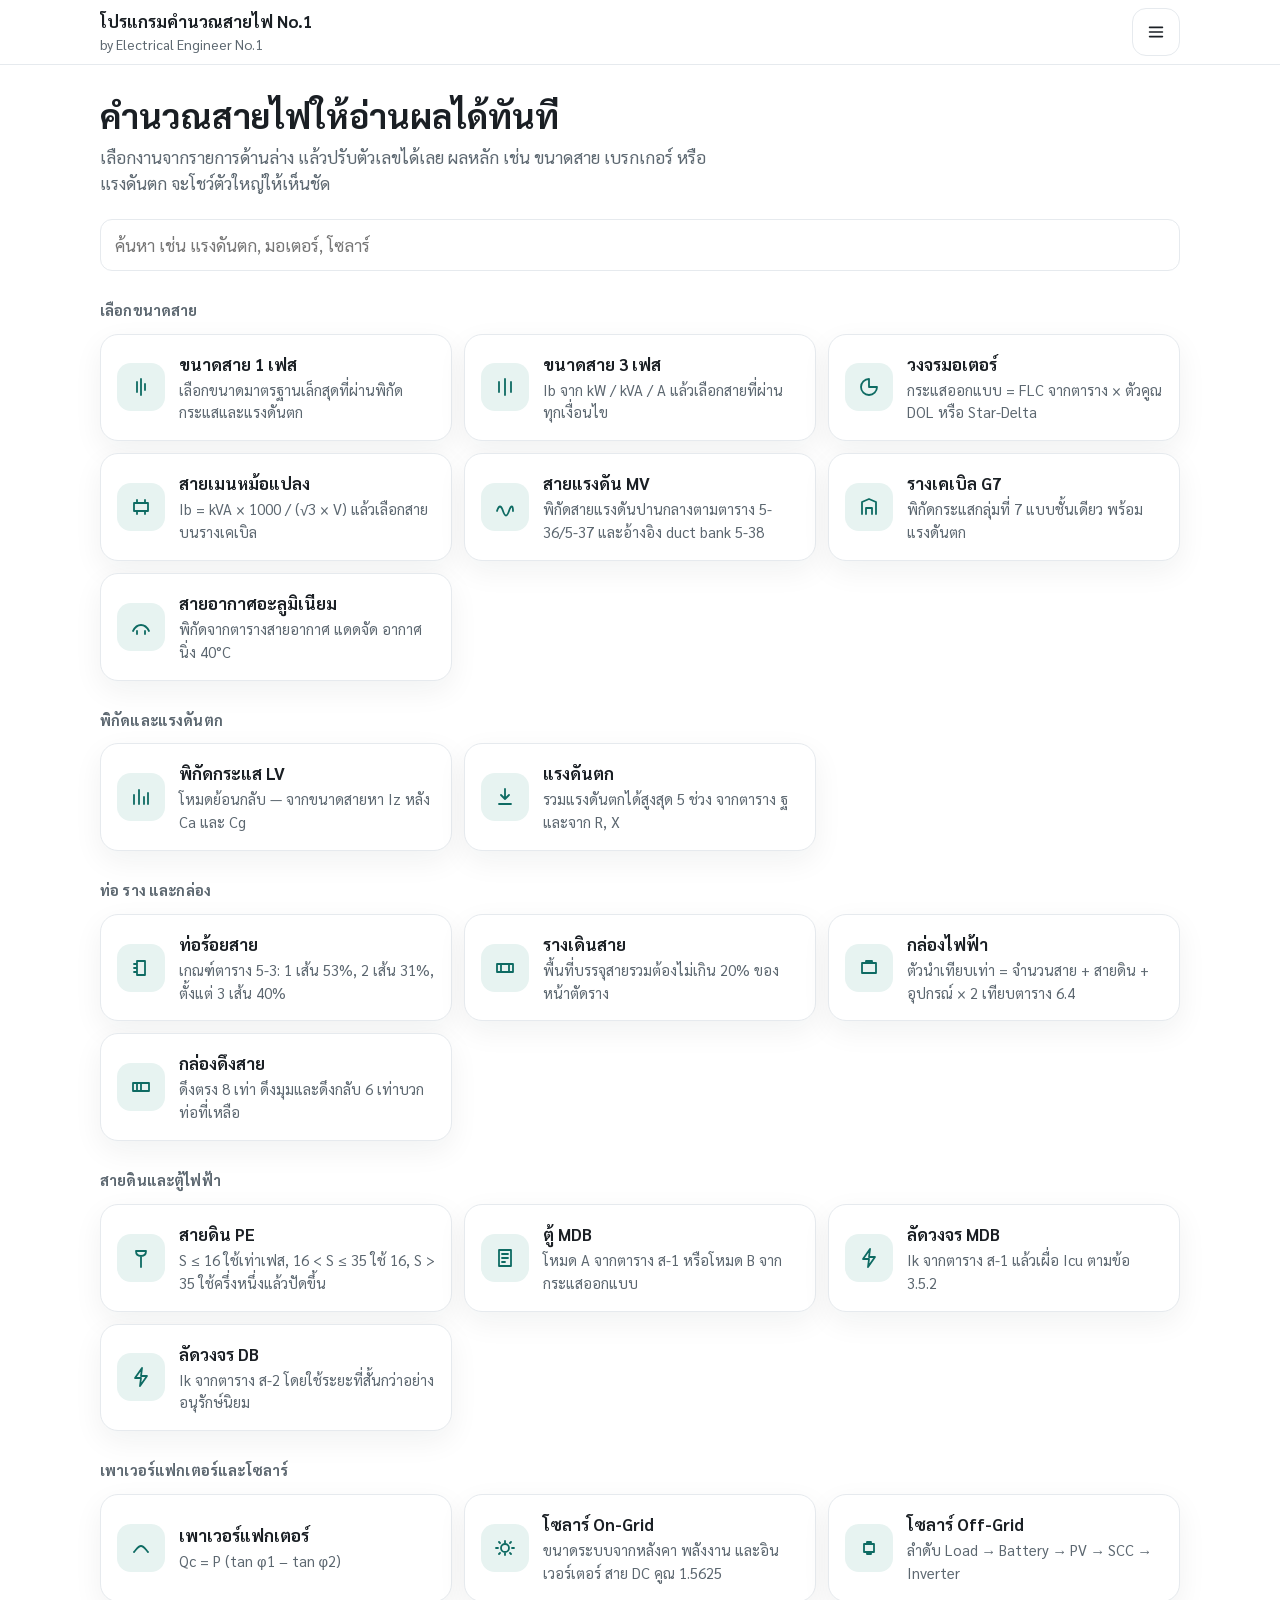
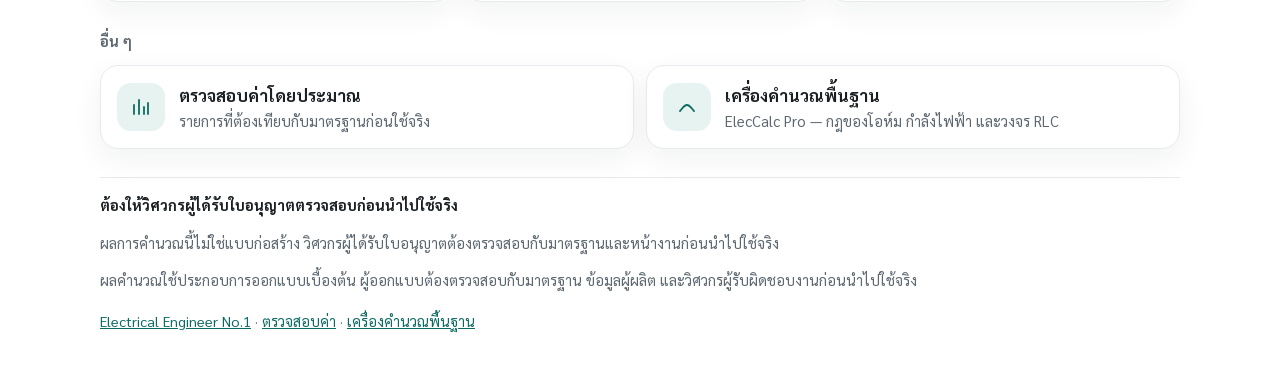
<file: index.html>
<!DOCTYPE html>
<html lang="th" style="color-scheme: light; background: #fff">
<head>
<meta charset="UTF-8">
<meta name="viewport" content="width=device-width, initial-scale=1">
<meta name="color-scheme" content="light">
<meta name="theme-color" content="#ffffff">
<meta name="description" content="โปรแกรมคำนวณสายไฟ No.1 โดย Electrical Engineer No.1 — เครื่องคำนวณขนาดสาย แรงดันตก ท่อร้อยสาย และโซลาร์ ตาม วสท. 022001-22">
<title>โปรแกรมคำนวณสายไฟ No.1</title>
<link rel="preconnect" href="https://fonts.googleapis.com">
<link rel="preconnect" href="https://fonts.gstatic.com" crossorigin>
<link href="https://fonts.googleapis.com/css2?family=Sarabun:wght@400;600;700&display=swap" rel="stylesheet">
<link rel="stylesheet" href="css/app.css?v=3">
<link rel="manifest" href="manifest.webmanifest">
<link rel="icon" href="data:image/svg+xml,%3Csvg xmlns='http://www.w3.org/2000/svg' viewBox='0 0 64 64'%3E%3Crect rx='14' width='64' height='64' fill='%230e6b63'/%3E%3Cpath d='M18 38h10l4-14 6 22 4-12h8' fill='none' stroke='%23ffffff' stroke-width='4' stroke-linecap='round' stroke-linejoin='round'/%3E%3C/svg%3E">
</head>
<body>
<a class="skip" href="#app">ข้ามไปเนื้อหา</a>
<div id="app">
  <p class="loading wrap">กำลังโหลดตารางมาตรฐาน…</p>
</div>
<noscript>
  <p class="wrap">โปรแกรมนี้ต้องใช้จาวาสคริปต์ในเบราว์เซอร์ จึงจะคำนวณได้</p>
</noscript>
<script type="module" src="js/app.js?v=3"></script>
</body>
</html>
</file>
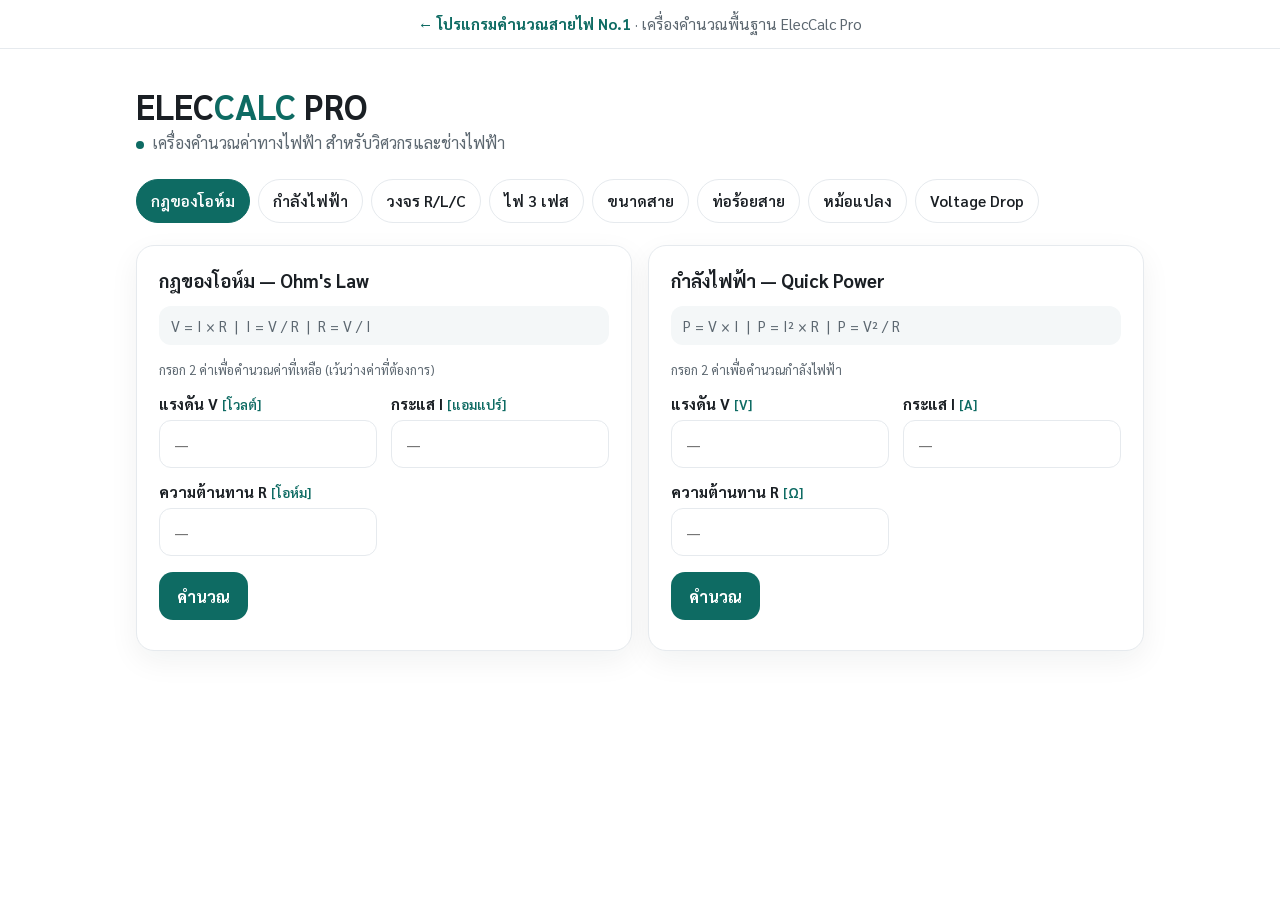
<file: eleccalc/index.html>
<!DOCTYPE html>
<html lang="th" style="color-scheme: light; background: #fff">
<head>
<meta charset="UTF-8">
<meta name="color-scheme" content="light">
<meta name="theme-color" content="#ffffff">
<meta name="viewport" content="width=device-width, initial-scale=1.0">
<title>ElecCalc Pro — เครื่องคำนวณค่าทางไฟฟ้า</title>
<link href="https://fonts.googleapis.com/css2?family=Sarabun:wght@300;400;600;700&display=swap" rel="stylesheet">
<style>
  :root {
    color-scheme: light;
    --bg: #ffffff;
    --panel: #ffffff;
    --border: #e6eaee;
    --accent: #0e6b63;
    --accent2: #0e6b63;
    --accent3: #0e6b63;
    --text: #1a1f24;
    --text-dim: #5c6770;
    --input-bg: #ffffff;
    --well: #f4f7f8;
    --shadow: 0 10px 30px rgba(20, 32, 40, 0.06);
  }
  * { margin: 0; padding: 0; box-sizing: border-box; }
  html, body {
    background: #ffffff;
    color: var(--text);
    font-family: "Sarabun", "Noto Sans Thai", sans-serif;
    min-height: 100vh;
    color-scheme: light;
  }
  body::before { display: none; }
  .crumb {
    background: #ffffff;
    color: var(--text-dim);
    padding: 14px 16px;
    text-align: center;
    font-size: 0.95rem;
    border-bottom: 1px solid var(--border);
  }
  .crumb a { color: var(--accent); text-decoration: none; font-weight: 700; }
  .container { max-width: 1040px; margin: 0 auto; padding: 28px 16px 56px; }
  header { text-align: left; padding: 8px 0 8px; border: 0; margin-bottom: 18px; }
  header::after { display: none; }
  .logo {
    font-family: "Sarabun", sans-serif;
    font-size: 1.9rem;
    font-weight: 700;
    color: var(--text);
    letter-spacing: 0;
    text-shadow: none;
    line-height: 1.2;
  }
  .logo span { color: var(--accent); }
  .tagline { font-size: 1rem; color: var(--text-dim); margin-top: 6px; letter-spacing: 0; text-transform: none; }
  .status-dot { width: 8px; height: 8px; border-radius: 50%; background: var(--accent); display: inline-block; margin-right: 8px; }
  .tabs { display: flex; flex-wrap: wrap; gap: 8px; margin: 8px 0 22px; }
  .tab-btn {
    min-height: 44px;
    padding: 10px 14px;
    background: #fff;
    border: 1px solid var(--border);
    border-radius: 999px;
    color: var(--text);
    font-family: "Sarabun", sans-serif;
    font-size: 0.95rem;
    font-weight: 600;
    cursor: pointer;
    clip-path: none;
    letter-spacing: 0;
  }
  .tab-btn:hover { border-color: var(--accent); color: var(--accent); }
  .tab-btn.active { background: var(--accent); border-color: var(--accent); color: #fff; box-shadow: none; }
  .calc-panel { display: none; }
  .calc-panel.active { display: grid; gap: 16px; }
  .panel-2col { grid-template-columns: 1fr; }
  @media (min-width: 800px) { .panel-2col { grid-template-columns: 1fr 1fr; } .logo { font-size: 2.15rem; } }
  .card {
    background: #fff;
    border: 1px solid var(--border);
    border-radius: 18px;
    padding: 22px;
    box-shadow: var(--shadow);
    position: relative;
  }
  .card::before { display: none; }
  .card-title {
    font-family: "Sarabun", sans-serif;
    font-size: 1.15rem;
    font-weight: 700;
    color: var(--text);
    letter-spacing: 0;
    text-transform: none;
    margin-bottom: 14px;
    display: block;
  }
  .card-title::after { display: none; }
  .card.orange .card-title, .card.green .card-title { color: var(--text); }
  .formula-bar {
    background: var(--well);
    border: 0;
    border-radius: 12px;
    padding: 10px 12px;
    margin-bottom: 16px;
    font-family: "Sarabun", sans-serif;
    font-size: 0.92rem;
    color: var(--text-dim);
  }
  .form-grid { display: grid; grid-template-columns: 1fr; gap: 14px; margin-bottom: 16px; }
  @media (min-width: 640px) { .form-grid { grid-template-columns: 1fr 1fr; } }
  .form-group label {
    display: block;
    font-size: 0.95rem;
    font-weight: 700;
    color: var(--text);
    margin-bottom: 6px;
    font-family: "Sarabun", sans-serif;
    letter-spacing: 0;
  }
  .form-group .unit { color: var(--accent); font-size: 0.85rem; font-weight: 600; }
  .form-group input, .form-group select {
    width: 100%;
    background: #fff;
    border: 1px solid var(--border);
    border-radius: 12px;
    color: var(--text);
    font-family: "Sarabun", sans-serif;
    font-size: 1.05rem;
    padding: 12px 14px;
    min-height: 48px;
    outline: none;
  }
  .form-group input:focus, .form-group select:focus {
    border-color: var(--accent);
    box-shadow: 0 0 0 3px rgba(14, 107, 99, 0.18);
  }
  .form-group select option { background: #fff; color: var(--text); }
  .btn-calc, .btn-calc.orange, .btn-calc.green {
    background: var(--accent);
    border: 0;
    color: #fff;
    font-family: "Sarabun", sans-serif;
    font-size: 1rem;
    font-weight: 700;
    padding: 12px 18px;
    min-height: 48px;
    border-radius: 14px;
    cursor: pointer;
    letter-spacing: 0;
    text-transform: none;
    clip-path: none;
  }
  .btn-calc:hover, .btn-calc.orange:hover, .btn-calc.green:hover { background: #0b5a53; box-shadow: none; }
  .results { margin-top: 16px; display: none; grid-template-columns: 1fr 1fr; gap: 10px; }
  .results.show { display: grid; }
  .result-item, .result-item.orange, .result-item.green {
    background: var(--well);
    border: 0;
    border-radius: 14px;
    padding: 12px 14px;
  }
  .result-label { font-size: 0.82rem; color: var(--text-dim); font-family: "Sarabun", sans-serif; letter-spacing: 0; text-transform: none; margin-bottom: 4px; }
  .result-value, .result-item.orange .result-value, .result-item.green .result-value {
    font-family: "Sarabun", sans-serif;
    font-size: 1.55rem;
    font-weight: 700;
    color: var(--accent);
    line-height: 1.15;
  }
  .result-unit { font-size: 0.8rem; color: var(--text-dim); margin-top: 2px; font-family: "Sarabun", sans-serif; }
  .wire-table { width: 100%; border-collapse: collapse; font-size: 0.9rem; font-family: "Sarabun", sans-serif; margin-top: 10px; }
  .wire-table th { background: var(--well); color: var(--text); padding: 8px 10px; text-align: left; border: 1px solid var(--border); font-size: 0.82rem; letter-spacing: 0; }
  .wire-table td { padding: 8px 10px; border: 1px solid var(--border); color: var(--text); }
  .wire-table tr:nth-child(even) td { background: #fafbfb; }
  .wire-table tr.highlight td { background: var(--well); color: var(--accent); font-weight: 700; }
  .error-msg { color: #b42318; font-size: 0.9rem; font-family: "Sarabun", sans-serif; margin-top: 8px; }
</style>
</head>
<body>
<div class="crumb">
  <a href="../">← โปรแกรมคำนวณสายไฟ No.1</a>
  <span> · เครื่องคำนวณพื้นฐาน ElecCalc Pro</span>
</div>
<div class="container">

  <header>
    <div class="logo">ELEC<span>CALC</span> PRO</div>
    <div class="tagline"><span class="status-dot"></span>เครื่องคำนวณค่าทางไฟฟ้า สำหรับวิศวกรและช่างไฟฟ้า</div>
  </header>

  <div class="tabs">
    <button class="tab-btn active" onclick="showTab('ohm')">กฎของโอห์ม</button>
    <button class="tab-btn" onclick="showTab('power')">กำลังไฟฟ้า</button>
    <button class="tab-btn" onclick="showTab('circuit')">วงจร R/L/C</button>
    <button class="tab-btn" onclick="showTab('3phase')">ไฟ 3 เฟส</button>
    <button class="tab-btn" onclick="showTab('wire')">ขนาดสาย</button>
    <button class="tab-btn" onclick="showTab('conduit')">ท่อร้อยสาย</button>
    <button class="tab-btn" onclick="showTab('xfmr')">หม้อแปลง</button>
    <button class="tab-btn" onclick="showTab('vdrop')">Voltage Drop</button>
  </div>

  <!-- OHM'S LAW -->
  <div id="tab-ohm" class="calc-panel active panel-2col">
    <div class="card">
      <div class="card-title">กฎของโอห์ม — Ohm's Law</div>
      <div class="formula-bar">V = I × R &nbsp;|&nbsp; I = V / R &nbsp;|&nbsp; R = V / I</div>
      <p style="font-size:0.8rem;color:var(--text-dim);margin-bottom:16px;">กรอก 2 ค่าเพื่อคำนวณค่าที่เหลือ (เว้นว่างค่าที่ต้องการ)</p>
      <div class="form-grid">
        <div class="form-group">
          <label>แรงดัน V <span class="unit">[โวลต์]</span></label>
          <input type="number" id="ohm-v" placeholder="—">
        </div>
        <div class="form-group">
          <label>กระแส I <span class="unit">[แอมแปร์]</span></label>
          <input type="number" id="ohm-i" placeholder="—">
        </div>
        <div class="form-group">
          <label>ความต้านทาน R <span class="unit">[โอห์ม]</span></label>
          <input type="number" id="ohm-r" placeholder="—">
        </div>
      </div>
      <button class="btn-calc" onclick="calcOhm()">คำนวณ</button>
      <div id="ohm-result" class="results"></div>
      <div id="ohm-err" class="error-msg"></div>
    </div>

    <div class="card orange">
      <div class="card-title">กำลังไฟฟ้า — Quick Power</div>
      <div class="formula-bar">P = V × I &nbsp;|&nbsp; P = I² × R &nbsp;|&nbsp; P = V² / R</div>
      <p style="font-size:0.8rem;color:var(--text-dim);margin-bottom:16px;">กรอก 2 ค่าเพื่อคำนวณกำลังไฟฟ้า</p>
      <div class="form-grid">
        <div class="form-group">
          <label>แรงดัน V <span class="unit">[V]</span></label>
          <input type="number" id="qp-v" placeholder="—">
        </div>
        <div class="form-group">
          <label>กระแส I <span class="unit">[A]</span></label>
          <input type="number" id="qp-i" placeholder="—">
        </div>
        <div class="form-group">
          <label>ความต้านทาน R <span class="unit">[Ω]</span></label>
          <input type="number" id="qp-r" placeholder="—">
        </div>
      </div>
      <button class="btn-calc orange" onclick="calcQPower()">คำนวณ</button>
      <div id="qp-result" class="results"></div>
      <div id="qp-err" class="error-msg"></div>
    </div>
  </div>

  <!-- POWER -->
  <div id="tab-power" class="calc-panel">
    <div class="card">
      <div class="card-title">กำลังไฟฟ้า AC — AC Power</div>
      <div class="formula-bar">S = V × I &nbsp;|&nbsp; P = S × PF &nbsp;|&nbsp; Q = √(S² - P²)</div>
      <div class="form-grid">
        <div class="form-group">
          <label>แรงดัน V <span class="unit">[V]</span></label>
          <input type="number" id="pw-v" placeholder="220">
        </div>
        <div class="form-group">
          <label>กระแส I <span class="unit">[A]</span></label>
          <input type="number" id="pw-i" placeholder="10">
        </div>
        <div class="form-group">
          <label>Power Factor (PF) <span class="unit">[0–1]</span></label>
          <input type="number" id="pw-pf" placeholder="0.85" step="0.01" min="0" max="1">
        </div>
      </div>
      <button class="btn-calc" onclick="calcPower()">คำนวณ</button>
      <div id="pw-result" class="results"></div>
    </div>
    <div class="card orange">
      <div class="card-title">แปลงหน่วยกำลัง — Power Unit Converter</div>
      <div class="form-grid">
        <div class="form-group">
          <label>ค่าที่ต้องการแปลง</label>
          <input type="number" id="conv-val" placeholder="1000">
        </div>
        <div class="form-group">
          <label>จากหน่วย</label>
          <select id="conv-from">
            <option value="W">วัตต์ (W)</option>
            <option value="kW">กิโลวัตต์ (kW)</option>
            <option value="MW">เมกะวัตต์ (MW)</option>
            <option value="hp">แรงม้า (hp)</option>
            <option value="kVA">กิโลโวลต์แอมแปร์ (kVA)</option>
            <option value="BTU">BTU/hr</option>
          </select>
        </div>
      </div>
      <button class="btn-calc orange" onclick="calcConvert()">แปลงหน่วย</button>
      <div id="conv-result" class="results"></div>
    </div>
  </div>

  <!-- CIRCUIT -->
  <div id="tab-circuit" class="calc-panel panel-2col">
    <div class="card">
      <div class="card-title">วงจรอนุกรม — Series Circuit</div>
      <div class="formula-bar">R_total = R1 + R2 + R3</div>
      <div class="form-grid">
        <div class="form-group">
          <label>R1 <span class="unit">[Ω]</span></label>
          <input type="number" id="sr1" placeholder="10">
        </div>
        <div class="form-group">
          <label>R2 <span class="unit">[Ω]</span></label>
          <input type="number" id="sr2" placeholder="20">
        </div>
        <div class="form-group">
          <label>R3 <span class="unit">[Ω]</span></label>
          <input type="number" id="sr3" placeholder="30">
        </div>
        <div class="form-group">
          <label>แรงดัน V <span class="unit">[V]</span></label>
          <input type="number" id="sv" placeholder="220">
        </div>
      </div>
      <button class="btn-calc" onclick="calcSeries()">คำนวณ</button>
      <div id="series-result" class="results"></div>
    </div>
    <div class="card orange">
      <div class="card-title">วงจรขนาน — Parallel Circuit</div>
      <div class="formula-bar">1/R_total = 1/R1 + 1/R2 + 1/R3</div>
      <div class="form-grid">
        <div class="form-group">
          <label>R1 <span class="unit">[Ω]</span></label>
          <input type="number" id="pr1" placeholder="10">
        </div>
        <div class="form-group">
          <label>R2 <span class="unit">[Ω]</span></label>
          <input type="number" id="pr2" placeholder="20">
        </div>
        <div class="form-group">
          <label>R3 <span class="unit">[Ω]</span></label>
          <input type="number" id="pr3" placeholder="30">
        </div>
        <div class="form-group">
          <label>แรงดัน V <span class="unit">[V]</span></label>
          <input type="number" id="pv" placeholder="220">
        </div>
      </div>
      <button class="btn-calc orange" onclick="calcParallel()">คำนวณ</button>
      <div id="parallel-result" class="results"></div>
    </div>
    <div class="card green" style="grid-column:1/-1">
      <div class="card-title">วงจร RLC — Impedance</div>
      <div class="formula-bar">Z = √(R² + (XL-XC)²) &nbsp;|&nbsp; XL = 2πfL &nbsp;|&nbsp; XC = 1/(2πfC)</div>
      <div class="form-grid">
        <div class="form-group">
          <label>ความต้านทาน R <span class="unit">[Ω]</span></label>
          <input type="number" id="rlc-r" placeholder="10">
        </div>
        <div class="form-group">
          <label>ตัวเหนี่ยวนำ L <span class="unit">[mH]</span></label>
          <input type="number" id="rlc-l" placeholder="50">
        </div>
        <div class="form-group">
          <label>ตัวเก็บประจุ C <span class="unit">[µF]</span></label>
          <input type="number" id="rlc-c" placeholder="100">
        </div>
        <div class="form-group">
          <label>ความถี่ f <span class="unit">[Hz]</span></label>
          <input type="number" id="rlc-f" placeholder="50">
        </div>
      </div>
      <button class="btn-calc green" onclick="calcRLC()">คำนวณ</button>
      <div id="rlc-result" class="results"></div>
    </div>
  </div>

  <!-- 3 PHASE -->
  <div id="tab-3phase" class="calc-panel">
    <div class="card">
      <div class="card-title">ไฟฟ้า 3 เฟส — Three-Phase Power</div>
      <div class="formula-bar">P = √3 × VL × IL × PF &nbsp;|&nbsp; S = √3 × VL × IL &nbsp;|&nbsp; VL = √3 × Vph</div>
      <div class="form-grid">
        <div class="form-group">
          <label>แรงดันสาย VL <span class="unit">[V]</span></label>
          <input type="number" id="tp-vl" placeholder="380">
        </div>
        <div class="form-group">
          <label>กระแสสาย IL <span class="unit">[A]</span></label>
          <input type="number" id="tp-il" placeholder="50">
        </div>
        <div class="form-group">
          <label>Power Factor <span class="unit">[0–1]</span></label>
          <input type="number" id="tp-pf" placeholder="0.85" step="0.01">
        </div>
        <div class="form-group">
          <label>ประเภทการต่อ</label>
          <select id="tp-type">
            <option value="star">Star (Y)</option>
            <option value="delta">Delta (Δ)</option>
          </select>
        </div>
      </div>
      <button class="btn-calc" onclick="calc3Phase()">คำนวณ</button>
      <div id="tp-result" class="results"></div>
    </div>
    <div class="card orange">
      <div class="card-title">คำนวณกระแส 3 เฟส จาก kW</div>
      <div class="formula-bar">IL = P / (√3 × VL × PF)</div>
      <div class="form-grid">
        <div class="form-group">
          <label>กำลังไฟฟ้า P <span class="unit">[kW]</span></label>
          <input type="number" id="fi-kw" placeholder="30">
        </div>
        <div class="form-group">
          <label>แรงดันสาย VL <span class="unit">[V]</span></label>
          <input type="number" id="fi-vl" placeholder="380">
        </div>
        <div class="form-group">
          <label>Power Factor <span class="unit">[0–1]</span></label>
          <input type="number" id="fi-pf" placeholder="0.85" step="0.01">
        </div>
        <div class="form-group">
          <label>Efficiency η <span class="unit">[0–1]</span></label>
          <input type="number" id="fi-eff" placeholder="0.90" step="0.01">
        </div>
      </div>
      <button class="btn-calc orange" onclick="calcFromKW()">คำนวณ</button>
      <div id="fi-result" class="results"></div>
    </div>
  </div>

  <!-- WIRE SIZE -->
  <div id="tab-wire" class="calc-panel">
    <div class="card green">
      <div class="card-title">ขนาดสายไฟฟ้า — Wire Sizing (มอก./IEC)</div>
      <div class="form-grid">
        <div class="form-group">
          <label>กระแสโหลด <span class="unit">[A]</span></label>
          <input type="number" id="ws-current" placeholder="30">
        </div>
        <div class="form-group">
          <label>ประเภทสาย</label>
          <select id="ws-type">
            <option value="cu">ทองแดง (Cu)</option>
            <option value="al">อลูมิเนียม (Al)</option>
          </select>
        </div>
        <div class="form-group">
          <label>การติดตั้ง</label>
          <select id="ws-install">
            <option value="conduit">ในท่อ/ช่องเดินสาย</option>
            <option value="open">เดินเปิดในอากาศ</option>
            <option value="direct">ฝังดินโดยตรง</option>
          </select>
        </div>
        <div class="form-group">
          <label>อุณหภูมิโดยรอบ <span class="unit">[°C]</span></label>
          <select id="ws-temp">
            <option value="30">30°C</option>
            <option value="35">35°C</option>
            <option value="40">40°C</option>
            <option value="45">45°C</option>
          </select>
        </div>
      </div>
      <button class="btn-calc green" onclick="calcWireSize()">แนะนำขนาดสาย</button>
    </div>
    <div class="card" id="wire-table-card" style="display:none">
      <div class="card-title">ตารางขนาดสายแนะนำ</div>
      <div id="wire-table-container"></div>
    </div>
  </div>

  <!-- CONDUIT -->
  <div id="tab-conduit" class="calc-panel">
    <div class="card orange">
      <div class="card-title">ขนาดท่อร้อยสาย — Conduit Fill</div>
      <div class="formula-bar">Fill ≤ 40% (3+ สาย) | 31% (2 สาย) | 53% (1 สาย)</div>
      <div class="form-grid">
        <div class="form-group">
          <label>จำนวนสาย <span class="unit">[เส้น]</span></label>
          <input type="number" id="cf-num" placeholder="4" min="1">
        </div>
        <div class="form-group">
          <label>ขนาดสาย <span class="unit">[mm²]</span></label>
          <select id="cf-size">
            <option value="1.5">1.5 mm²</option>
            <option value="2.5">2.5 mm²</option>
            <option value="4">4 mm²</option>
            <option value="6">6 mm²</option>
            <option value="10">10 mm²</option>
            <option value="16">16 mm²</option>
            <option value="25">25 mm²</option>
            <option value="35">35 mm²</option>
            <option value="50">50 mm²</option>
            <option value="70">70 mm²</option>
            <option value="95">95 mm²</option>
            <option value="120">120 mm²</option>
          </select>
        </div>
        <div class="form-group">
          <label>ประเภทสายไฟ</label>
          <select id="cf-wiretype">
            <option value="THW">THW/IEC01 (ฉนวน PVC)</option>
            <option value="THWN">THWN (ฉนวน Nylon)</option>
            <option value="NYY">NYY (สายอ่อน)</option>
          </select>
        </div>
      </div>
      <button class="btn-calc orange" onclick="calcConduit()">คำนวณ</button>
      <div id="cf-result" class="results"></div>
    </div>
  </div>

  <!-- TRANSFORMER -->
  <div id="tab-xfmr" class="calc-panel panel-2col">
    <div class="card">
      <div class="card-title">หม้อแปลงไฟฟ้า — Transformer</div>
      <div class="formula-bar">V1/V2 = N1/N2 = I2/I1</div>
      <div class="form-grid">
        <div class="form-group">
          <label>แรงดันปฐมภูมิ V1 <span class="unit">[V]</span></label>
          <input type="number" id="xf-v1" placeholder="22000">
        </div>
        <div class="form-group">
          <label>แรงดันทุติยภูมิ V2 <span class="unit">[V]</span></label>
          <input type="number" id="xf-v2" placeholder="400">
        </div>
        <div class="form-group">
          <label>พิกัด kVA <span class="unit">[kVA]</span></label>
          <input type="number" id="xf-kva" placeholder="100">
        </div>
        <div class="form-group">
          <label>Power Factor <span class="unit">[0–1]</span></label>
          <input type="number" id="xf-pf" placeholder="0.85" step="0.01">
        </div>
      </div>
      <button class="btn-calc" onclick="calcTransformer()">คำนวณ</button>
      <div id="xf-result" class="results"></div>
    </div>
    <div class="card orange">
      <div class="card-title">กระแสลัดวงจร — Short Circuit Current</div>
      <div class="formula-bar">Isc = kVA × 1000 / (√3 × V × Z%/100)</div>
      <div class="form-grid">
        <div class="form-group">
          <label>พิกัด kVA <span class="unit">[kVA]</span></label>
          <input type="number" id="sc-kva" placeholder="100">
        </div>
        <div class="form-group">
          <label>แรงดันทุติยภูมิ <span class="unit">[V]</span></label>
          <input type="number" id="sc-v" placeholder="400">
        </div>
        <div class="form-group">
          <label>%Impedance <span class="unit">[%]</span></label>
          <input type="number" id="sc-z" placeholder="5" step="0.1">
        </div>
      </div>
      <button class="btn-calc orange" onclick="calcShortCircuit()">คำนวณ</button>
      <div id="sc-result" class="results"></div>
    </div>
  </div>

  <!-- VOLTAGE DROP -->
  <div id="tab-vdrop" class="calc-panel">
    <div class="card green">
      <div class="card-title">Voltage Drop — การตกของแรงดัน</div>
      <div class="formula-bar">VD = (2 × I × L × ρ) / A &nbsp;|&nbsp; %VD = (VD/V) × 100</div>
      <div class="form-grid">
        <div class="form-group">
          <label>กระแส I <span class="unit">[A]</span></label>
          <input type="number" id="vd-i" placeholder="30">
        </div>
        <div class="form-group">
          <label>ระยะทาง L <span class="unit">[เมตร]</span></label>
          <input type="number" id="vd-l" placeholder="100">
        </div>
        <div class="form-group">
          <label>พื้นที่หน้าตัดสาย A <span class="unit">[mm²]</span></label>
          <select id="vd-a">
            <option value="1.5">1.5</option>
            <option value="2.5">2.5</option>
            <option value="4">4</option>
            <option value="6">6</option>
            <option value="10">10</option>
            <option value="16">16</option>
            <option value="25">25</option>
            <option value="35">35</option>
            <option value="50">50</option>
            <option value="70">70</option>
            <option value="95">95</option>
            <option value="120">120</option>
            <option value="150">150</option>
            <option value="185">185</option>
            <option value="240">240</option>
          </select>
        </div>
        <div class="form-group">
          <label>วัสดุตัวนำ</label>
          <select id="vd-mat">
            <option value="0.0175">ทองแดง (ρ = 0.0175 Ω·mm²/m)</option>
            <option value="0.028">อลูมิเนียม (ρ = 0.028 Ω·mm²/m)</option>
          </select>
        </div>
        <div class="form-group">
          <label>แรงดันระบบ <span class="unit">[V]</span></label>
          <select id="vd-sys">
            <option value="220">220V (1 เฟส)</option>
            <option value="380">380V (3 เฟส)</option>
            <option value="400">400V (3 เฟส)</option>
          </select>
        </div>
        <div class="form-group">
          <label>ระบบ</label>
          <select id="vd-phase">
            <option value="1">1 เฟส (× 2)</option>
            <option value="3">3 เฟส (× √3)</option>
          </select>
        </div>
      </div>
      <button class="btn-calc green" onclick="calcVDrop()">คำนวณ</button>
      <div id="vd-result" class="results"></div>
    </div>
  </div>

</div>

<script>
  // ---- TAB SWITCHING ----
  function showTab(name) {
    document.querySelectorAll('.calc-panel').forEach(p => p.classList.remove('active'));
    document.querySelectorAll('.tab-btn').forEach(b => b.classList.remove('active'));
    document.getElementById('tab-' + name).classList.add('active');
    event.target.classList.add('active');
  }

  function makeResult(items, cls='') {
    return items.map(([label, value, unit]) =>
      `<div class="result-item ${cls}">
        <div class="result-label">${label}</div>
        <div class="result-value">${value}</div>
        <div class="result-unit">${unit}</div>
      </div>`
    ).join('');
  }

  function show(id, html, cls='') {
    const el = document.getElementById(id);
    el.innerHTML = html;
    el.className = 'results show';
  }

  function fmt(n, d=4) {
    if (Math.abs(n) >= 1000) return n.toFixed(2);
    if (Math.abs(n) >= 100) return n.toFixed(3);
    return parseFloat(n.toPrecision(d)).toString();
  }

  // ---- OHM'S LAW ----
  function calcOhm() {
    const v = parseFloat(document.getElementById('ohm-v').value);
    const i = parseFloat(document.getElementById('ohm-i').value);
    const r = parseFloat(document.getElementById('ohm-r').value);
    const err = document.getElementById('ohm-err');
    err.textContent = '';

    let rv, ri, rr;
    const has = (x) => !isNaN(x) && x !== null;

    if (has(v) && has(i)) { rr = v/i; rv = v; ri = i; }
    else if (has(v) && has(r)) { ri = v/r; rv = v; rr = r; }
    else if (has(i) && has(r)) { rv = i*r; ri = i; rr = r; }
    else { err.textContent = '⚠ กรุณากรอกค่าอย่างน้อย 2 ค่า'; return; }

    show('ohm-result', makeResult([
      ['แรงดัน', fmt(rv), 'โวลต์ (V)'],
      ['กระแส', fmt(ri), 'แอมแปร์ (A)'],
      ['ความต้านทาน', fmt(rr), 'โอห์ม (Ω)'],
      ['กำลังไฟฟ้า', fmt(rv*ri), 'วัตต์ (W)'],
    ]));
  }

  // ---- QUICK POWER ----
  function calcQPower() {
    const v = parseFloat(document.getElementById('qp-v').value);
    const i = parseFloat(document.getElementById('qp-i').value);
    const r = parseFloat(document.getElementById('qp-r').value);
    const err = document.getElementById('qp-err');
    err.textContent = '';

    let P;
    if (!isNaN(v) && !isNaN(i)) P = v * i;
    else if (!isNaN(i) && !isNaN(r)) P = i * i * r;
    else if (!isNaN(v) && !isNaN(r)) P = v * v / r;
    else { err.textContent = '⚠ กรุณากรอกค่าอย่างน้อย 2 ค่า'; return; }

    show('qp-result', makeResult([
      ['กำลังไฟฟ้า P', fmt(P), 'วัตต์ (W)'],
      ['กำลังไฟฟ้า', fmt(P/1000), 'กิโลวัตต์ (kW)'],
    ], 'orange'));
  }

  // ---- AC POWER ----
  function calcPower() {
    const v = parseFloat(document.getElementById('pw-v').value) || 0;
    const i = parseFloat(document.getElementById('pw-i').value) || 0;
    const pf = parseFloat(document.getElementById('pw-pf').value) || 0.85;
    const S = v * i;
    const P = S * pf;
    const Q = Math.sqrt(Math.max(0, S*S - P*P));
    const angle = Math.acos(pf) * 180 / Math.PI;
    show('pw-result', makeResult([
      ['Apparent Power S', fmt(S), 'VA (โวลต์แอมแปร์)'],
      ['Active Power P', fmt(P), 'W (วัตต์)'],
      ['Reactive Power Q', fmt(Q), 'VAR'],
      ['มุม φ', fmt(angle), 'องศา'],
    ]));
  }

  // ---- UNIT CONVERTER ----
  function calcConvert() {
    const val = parseFloat(document.getElementById('conv-val').value) || 0;
    const from = document.getElementById('conv-from').value;
    // convert to Watts
    const toW = { W:1, kW:1000, MW:1e6, hp:745.7, kVA:1000, BTU:0.29307 };
    const W = val * toW[from];
    show('conv-result', makeResult([
      ['วัตต์', fmt(W), 'W'],
      ['กิโลวัตต์', fmt(W/1000), 'kW'],
      ['เมกะวัตต์', fmt(W/1e6), 'MW'],
      ['แรงม้า', fmt(W/745.7), 'hp'],
      ['kVA (PF=1)', fmt(W/1000), 'kVA'],
      ['BTU/hr', fmt(W/0.29307), 'BTU/hr'],
    ], 'orange'));
  }

  // ---- SERIES CIRCUIT ----
  function calcSeries() {
    const r1 = parseFloat(document.getElementById('sr1').value) || 0;
    const r2 = parseFloat(document.getElementById('sr2').value) || 0;
    const r3 = parseFloat(document.getElementById('sr3').value) || 0;
    const v = parseFloat(document.getElementById('sv').value) || 0;
    const rt = r1 + r2 + r3;
    const i = rt > 0 ? v / rt : 0;
    show('series-result', makeResult([
      ['R รวม', fmt(rt), 'Ω'],
      ['กระแส I', fmt(i), 'A'],
      ['แรงดันที่ R1', fmt(i*r1), 'V'],
      ['แรงดันที่ R2', fmt(i*r2), 'V'],
      ['แรงดันที่ R3', fmt(i*r3), 'V'],
      ['กำลัง P รวม', fmt(i*i*rt), 'W'],
    ]));
  }

  // ---- PARALLEL CIRCUIT ----
  function calcParallel() {
    const r1 = parseFloat(document.getElementById('pr1').value) || Infinity;
    const r2 = parseFloat(document.getElementById('pr2').value) || Infinity;
    const r3 = parseFloat(document.getElementById('pr3').value) || Infinity;
    const v = parseFloat(document.getElementById('pv').value) || 0;
    const rt = 1 / (1/r1 + 1/r2 + 1/r3);
    const it = v / rt;
    show('parallel-result', makeResult([
      ['R รวม', fmt(rt), 'Ω'],
      ['กระแสรวม I', fmt(it), 'A'],
      ['I ผ่าน R1', fmt(v/r1), 'A'],
      ['I ผ่าน R2', fmt(v/r2), 'A'],
      ['I ผ่าน R3', fmt(v/r3), 'A'],
    ], 'orange'));
  }

  // ---- RLC ----
  function calcRLC() {
    const R = parseFloat(document.getElementById('rlc-r').value) || 0;
    const L = (parseFloat(document.getElementById('rlc-l').value) || 0) * 0.001;
    const C = (parseFloat(document.getElementById('rlc-c').value) || 0) * 1e-6;
    const f = parseFloat(document.getElementById('rlc-f').value) || 50;
    const XL = 2 * Math.PI * f * L;
    const XC = C > 0 ? 1 / (2 * Math.PI * f * C) : 0;
    const Z = Math.sqrt(R*R + (XL-XC)**2);
    const fr = L > 0 && C > 0 ? 1 / (2 * Math.PI * Math.sqrt(L * C)) : 0;
    const phi = Math.atan2(XL - XC, R) * 180 / Math.PI;
    show('rlc-result', makeResult([
      ['XL (Inductive)', fmt(XL), 'Ω'],
      ['XC (Capacitive)', fmt(XC), 'Ω'],
      ['Impedance Z', fmt(Z), 'Ω'],
      ['มุม φ', fmt(phi), '°'],
      ['Resonance Freq', fmt(fr), 'Hz'],
    ], 'green'));
  }

  // ---- 3 PHASE ----
  function calc3Phase() {
    const VL = parseFloat(document.getElementById('tp-vl').value) || 380;
    const IL = parseFloat(document.getElementById('tp-il').value) || 0;
    const PF = parseFloat(document.getElementById('tp-pf').value) || 0.85;
    const type = document.getElementById('tp-type').value;
    const S = Math.sqrt(3) * VL * IL;
    const P = S * PF;
    const Q = Math.sqrt(Math.max(0, S*S - P*P));
    const Vph = type === 'star' ? VL / Math.sqrt(3) : VL;
    const Iph = type === 'star' ? IL : IL / Math.sqrt(3);
    show('tp-result', makeResult([
      ['Apparent Power S', fmt(S/1000), 'kVA'],
      ['Active Power P', fmt(P/1000), 'kW'],
      ['Reactive Power Q', fmt(Q/1000), 'kVAR'],
      ['แรงดัน Phase', fmt(Vph), 'V'],
      ['กระแส Phase', fmt(Iph), 'A'],
    ]));
  }

  function calcFromKW() {
    const kW = parseFloat(document.getElementById('fi-kw').value) || 0;
    const VL = parseFloat(document.getElementById('fi-vl').value) || 380;
    const PF = parseFloat(document.getElementById('fi-pf').value) || 0.85;
    const eff = parseFloat(document.getElementById('fi-eff').value) || 0.9;
    const IL = (kW * 1000) / (Math.sqrt(3) * VL * PF * eff);
    const S = Math.sqrt(3) * VL * IL;
    show('fi-result', makeResult([
      ['กระแสสาย IL', fmt(IL), 'A (แอมแปร์)'],
      ['Apparent Power S', fmt(S/1000), 'kVA'],
      ['Input Power', fmt(kW/eff), 'kW'],
    ], 'orange'));
  }

  // ---- WIRE SIZE ----
  const wireData = {
    cu: {
      conduit: [
        [1.5,15],[2.5,20],[4,27],[6,34],[10,46],[16,61],[25,80],[35,99],
        [50,119],[70,151],[95,182],[120,210],[150,240],[185,273],[240,320]
      ],
      open: [
        [1.5,19],[2.5,26],[4,35],[6,45],[10,61],[16,81],[25,106],[35,131],
        [50,158],[70,200],[95,241],[120,278],[150,318],[185,362],[240,424]
      ],
      direct: [
        [1.5,22],[2.5,29],[4,38],[6,47],[10,63],[16,84],[25,110],[35,136],
        [50,164],[70,208],[95,252],[120,291],[150,335],[185,381],[240,447]
      ]
    },
    al: {
      conduit: [
        [16,48],[25,63],[35,77],[50,93],[70,118],[95,143],[120,165],
        [150,188],[185,213],[240,250]
      ],
      open: [
        [16,62],[25,82],[35,101],[50,121],[70,154],[95,185],[120,213],
        [150,244],[185,278],[240,326]
      ],
      direct: [
        [16,64],[25,85],[35,105],[50,126],[70,160],[95,193],[120,223],
        [150,257],[185,292],[240,343]
      ]
    }
  };

  // Temp correction factors (base 30°C)
  const tempCorr = { 30:1.0, 35:0.94, 40:0.87, 45:0.79 };

  function calcWireSize() {
    const curr = parseFloat(document.getElementById('ws-current').value) || 0;
    const type = document.getElementById('ws-type').value;
    const install = document.getElementById('ws-install').value;
    const temp = parseInt(document.getElementById('ws-temp').value);
    const cf = tempCorr[temp] || 1.0;
    const adjCurr = curr / cf;

    const table = wireData[type][install];
    document.getElementById('wire-table-card').style.display = 'block';

    let html = `<p style="font-size:0.8rem;color:var(--text-dim);margin-bottom:12px;">กระแสที่ต้องการ: ${curr}A | หลังปรับอุณหภูมิ (${temp}°C, CF=${cf}): <span style="color:var(--accent3)">${adjCurr.toFixed(1)}A</span></p>`;
    html += `<table class="wire-table"><tr><th>ขนาดสาย (mm²)</th><th>พิกัดกระแส (A)</th><th>หลังปรับ (A)</th><th>สถานะ</th></tr>`;

    let firstOk = true;
    table.forEach(([size, Iz]) => {
      const adjIz = Iz * cf;
      const ok = adjIz >= curr;
      const cls = ok && firstOk ? 'highlight' : '';
      if (ok && firstOk) firstOk = false;
      const status = adjIz >= curr ? (cls ? '✓ แนะนำ' : '✓ ผ่าน') : '✗ ไม่เพียงพอ';
      html += `<tr class="${cls}"><td>${size}</td><td>${Iz}</td><td>${adjIz.toFixed(1)}</td><td>${status}</td></tr>`;
    });
    html += '</table>';
    document.getElementById('wire-table-container').innerHTML = html;
  }

  // ---- CONDUIT FILL ----
  const wireDiameter = {
    'THW':  { 1.5:10.4, 2.5:11.6, 4:12.8, 6:14.3, 10:16.6, 16:19.1, 25:22.0, 35:24.7, 50:28.0, 70:31.8, 95:35.7, 120:39.3 },
    'THWN': { 1.5:9.9,  2.5:10.8, 4:12.0, 6:13.5, 10:15.9, 16:18.4, 25:21.3, 35:23.8, 50:27.1, 70:30.7, 95:34.6, 120:38.2 },
    'NYY':  { 1.5:11.0, 2.5:12.5, 4:14.0, 6:15.5, 10:17.5, 16:20.5, 25:23.5, 35:26.0, 50:29.0, 70:33.5, 95:37.0, 120:41.0 }
  };

  const conduitSizes = [16,20,25,32,40,50,63,75,100,125,150];

  function calcConduit() {
    const num = parseInt(document.getElementById('cf-num').value) || 1;
    const size = document.getElementById('cf-size').value;
    const wt = document.getElementById('cf-wiretype').value;
    const d = wireDiameter[wt][size] || 15;
    const wireArea = Math.PI * (d/2) ** 2;
    const totalWireArea = wireArea * num;
    const fillLimit = num === 1 ? 0.53 : num === 2 ? 0.31 : 0.40;

    const reqArea = totalWireArea / fillLimit;
    let recommended = null;
    conduitSizes.forEach(cs => {
      const ca = Math.PI * (cs/2) ** 2;
      if (!recommended && ca >= reqArea) recommended = cs;
    });

    const res = [];
    conduitSizes.forEach(cs => {
      const ca = Math.PI * (cs/2) ** 2;
      const fill = (totalWireArea / ca * 100).toFixed(1);
      if (cs === recommended) {
        res.push(['ท่อแนะนำ', `Ø${cs} mm`, `Fill = ${fill}%`]);
      }
    });

    show('cf-result', makeResult([
      ['พื้นที่สายรวม', fmt(totalWireArea), 'mm²'],
      ['Fill Limit', (fillLimit*100).toFixed(0), '%'],
      ['พื้นที่ท่อขั้นต่ำ', fmt(reqArea), 'mm²'],
      ['ขนาดท่อแนะนำ', recommended ? `Ø${recommended} mm` : '>150mm', 'Rigid/IMC/EMT'],
    ], 'orange'));
  }

  // ---- TRANSFORMER ----
  function calcTransformer() {
    const V1 = parseFloat(document.getElementById('xf-v1').value) || 0;
    const V2 = parseFloat(document.getElementById('xf-v2').value) || 0;
    const kVA = parseFloat(document.getElementById('xf-kva').value) || 0;
    const PF = parseFloat(document.getElementById('xf-pf').value) || 0.85;
    const ratio = V1 / V2;
    const I1 = (kVA * 1000) / (Math.sqrt(3) * V1);
    const I2 = (kVA * 1000) / (Math.sqrt(3) * V2);
    const kW = kVA * PF;
    show('xf-result', makeResult([
      ['อัตราส่วนการแปลง', fmt(ratio), ':1'],
      ['กระแสปฐมภูมิ I1', fmt(I1), 'A'],
      ['กระแสทุติยภูมิ I2', fmt(I2), 'A'],
      ['กำลังไฟฟ้า', fmt(kW), 'kW'],
    ]));
  }

  function calcShortCircuit() {
    const kVA = parseFloat(document.getElementById('sc-kva').value) || 0;
    const V = parseFloat(document.getElementById('sc-v').value) || 400;
    const Z = parseFloat(document.getElementById('sc-z').value) || 5;
    const Isc = (kVA * 1000) / (Math.sqrt(3) * V * (Z / 100));
    const Ifl = (kVA * 1000) / (Math.sqrt(3) * V);
    show('sc-result', makeResult([
      ['กระแสพิกัดเต็มโหลด', fmt(Ifl), 'A'],
      ['กระแสลัดวงจร Isc', fmt(Isc), 'A'],
      ['กระแสลัดวงจร Isc', fmt(Isc/1000), 'kA'],
    ], 'orange'));
  }

  // ---- VOLTAGE DROP ----
  function calcVDrop() {
    const I = parseFloat(document.getElementById('vd-i').value) || 0;
    const L = parseFloat(document.getElementById('vd-l').value) || 0;
    const A = parseFloat(document.getElementById('vd-a').value) || 1;
    const rho = parseFloat(document.getElementById('vd-mat').value);
    const V = parseFloat(document.getElementById('vd-sys').value);
    const phase = parseInt(document.getElementById('vd-phase').value);

    let VD;
    if (phase === 1) {
      VD = (2 * I * L * rho) / A;
    } else {
      VD = (Math.sqrt(3) * I * L * rho) / A;
    }
    const pctVD = (VD / V) * 100;
    const Vend = V - VD;
    const status = pctVD <= 3 ? '✓ ผ่าน (≤3%)' : pctVD <= 5 ? '⚠ ยอมรับได้ (≤5%)' : '✗ เกินมาตรฐาน (>5%)';

    show('vd-result', makeResult([
      ['Voltage Drop', fmt(VD), 'โวลต์ (V)'],
      ['%Voltage Drop', fmt(pctVD), '%'],
      ['แรงดันปลายสาย', fmt(Vend), 'V'],
      ['สถานะ', status, pctVD <= 5 ? 'ตามมาตรฐาน IEC/กฟน.' : 'ต้องปรับขนาดสาย'],
    ], 'green'));
  }
</script>
</body>
</html>
</file>
<file: css/app.css>
:root {
  --bg: #ffffff;
  --card: #ffffff;
  --well: #f4f7f8;
  --ink: #1a1f24;
  --muted: #5c6770;
  --line: #e6eaee;
  --accent: #0e6b63;
  --accent-soft: #e7f3f1;
  --input: #ffffff;
  --pass: #0d7a45;
  --pass-bg: #e7f6ee;
  --fail: #b42318;
  --fail-bg: #fdeceb;
  --shadow: 0 10px 30px rgba(20, 32, 40, 0.06);
  --radius: 18px;
  --bar: 64px;
  color-scheme: light;
}

* { box-sizing: border-box; }

html { scroll-behavior: smooth; background: #ffffff; color-scheme: light; }

body {
  margin: 0;
  background: #ffffff;
  color: var(--ink);
  font-family: "Sarabun", "Noto Sans Thai", "Thonburi", sans-serif;
  font-size: 17px;
  line-height: 1.55;
}

button, input, select { font: inherit; color: inherit; }

a { color: var(--accent); }

.skip {
  position: absolute;
  left: 12px;
  top: -48px;
  background: var(--card);
  color: var(--ink);
  padding: 8px 12px;
  z-index: 50;
}

.skip:focus { top: 12px; }

.appbar {
  position: sticky;
  top: 0;
  z-index: 30;
  background: #ffffff;
  backdrop-filter: blur(12px);
  border-bottom: 1px solid var(--line);
}

.appbar-inner, .wrap {
  width: min(1080px, calc(100% - 32px));
  margin: 0 auto;
}

.appbar-inner {
  min-height: var(--bar);
  display: flex;
  align-items: center;
  gap: 8px;
}

.appbar-text { min-width: 0; flex: 1; }

.brand-link {
  color: var(--ink);
  text-decoration: none;
  font-weight: 700;
  font-size: 1.05rem;
  display: block;
  white-space: nowrap;
  overflow: hidden;
  text-overflow: ellipsis;
}

.appbar-sub {
  margin: 0;
  color: var(--muted);
  font-size: 0.86rem;
  white-space: nowrap;
  overflow: hidden;
  text-overflow: ellipsis;
}

.icon-btn {
  width: 48px;
  height: 48px;
  flex: 0 0 48px;
  border-radius: 14px;
  border: 1px solid var(--line);
  background: var(--card);
  color: var(--ink);
  display: grid;
  place-items: center;
  text-decoration: none;
  cursor: pointer;
  padding: 0;
}

.icon-btn svg { width: 22px; height: 22px; }

.wrap { padding: 28px 0 48px; }

.lead {
  margin: 0 0 22px;
  max-width: 38rem;
}

.lead h1 {
  margin: 0 0 8px;
  font-size: 1.7rem;
  line-height: 1.25;
  font-weight: 700;
}

.lead p { margin: 0; color: var(--muted); }

.search {
  width: 100%;
  margin: 0 0 28px;
  background: var(--input);
  border: 1px solid var(--line);
  border-radius: 14px;
  padding: 14px 16px;
  min-height: 52px;
  font-size: 1rem;
}

.group { margin: 0 0 28px; }

.group h2 {
  margin: 0 0 12px;
  font-size: 0.92rem;
  font-weight: 700;
  letter-spacing: 0.01em;
  color: var(--muted);
}

.grid { display: grid; gap: 12px; }

.calc-card {
  display: grid;
  grid-template-columns: auto 1fr;
  gap: 14px;
  align-items: center;
  padding: 16px;
  min-height: 76px;
  text-decoration: none;
  color: inherit;
  background: var(--card);
  border: 1px solid var(--line);
  border-radius: var(--radius);
  box-shadow: var(--shadow);
}

.calc-card:hover, .calc-card:focus-visible { border-color: var(--accent); }

.calc-card h3 { margin: 0; font-size: 1.05rem; font-weight: 700; }

.calc-card p { margin: 2px 0 0; color: var(--muted); font-size: 0.92rem; }

.icon {
  width: 48px;
  height: 48px;
  border-radius: 14px;
  background: var(--accent-soft);
  color: var(--accent);
  display: grid;
  place-items: center;
}

.icon svg, .ico { width: 24px; height: 24px; display: block; }

.layout { display: flex; flex-direction: column; gap: 20px; }

.results { order: -1; }

.card {
  background: var(--card);
  border: 1px solid var(--line);
  border-radius: var(--radius);
  padding: 20px;
  box-shadow: var(--shadow);
}

.card h2 { margin: 0 0 4px; font-size: 1.35rem; line-height: 1.3; }

.en { color: var(--muted); font-weight: 600; font-size: 0.95rem; }

.fields { display: grid; gap: 16px; margin-top: 18px; }

.field { display: grid; gap: 6px; }

.field-label { font-weight: 700; font-size: 0.98rem; }

.hint, .quiet { color: var(--muted); font-size: 0.9rem; }

input[type="number"], input[type="search"], input[type="text"], select {
  width: 100%;
  background: var(--input);
  border: 1px solid var(--line);
  border-radius: 12px;
  padding: 12px 14px;
  min-height: 52px;
  font-size: 1.05rem;
}

input:focus, select:focus {
  outline: 3px solid color-mix(in srgb, var(--accent) 28%, transparent);
  border-color: var(--accent);
}

.row-card {
  border: 1px solid var(--line);
  border-radius: 16px;
  padding: 14px;
  display: grid;
  gap: 12px;
  background: var(--well);
}

.row-card h3 { margin: 0; font-size: 1rem; }

.actions, .pager { display: flex; flex-wrap: wrap; gap: 10px; margin-top: 18px; }

button, .button, .pager a {
  border: 0;
  background: var(--accent);
  color: #fff;
  border-radius: 14px;
  padding: 12px 16px;
  min-height: 48px;
  cursor: pointer;
  text-decoration: none;
  display: inline-flex;
  align-items: center;
  justify-content: center;
  font-weight: 700;
}

button.ghost, .pager a {
  background: transparent;
  color: var(--ink);
  border: 1px solid var(--line);
  font-weight: 600;
}

.pager a { flex: 1; }

.chips { display: flex; flex-wrap: wrap; gap: 8px; }

.chips button {
  background: var(--card);
  color: var(--ink);
  border: 1px solid var(--line);
  min-height: 44px;
  border-radius: 999px;
  font-weight: 600;
}

.spotlight {
  display: grid;
  gap: 16px;
  padding-bottom: 8px;
}

.spot-k { color: var(--muted); font-size: 0.92rem; margin: 0; }

.spot-value {
  margin: 2px 0 0;
  font-size: 3.1rem;
  line-height: 1;
  font-weight: 700;
  letter-spacing: -0.03em;
  color: var(--accent);
}

.spot-unit { font-size: 1.15rem; font-weight: 700; margin-left: 6px; color: var(--ink); }

.spot-row {
  display: grid;
  grid-template-columns: 1fr 1fr;
  gap: 10px;
}

.spot-extra {
  background: var(--well);
  border-radius: 14px;
  padding: 12px;
}

.spot-extra span { display: block; color: var(--muted); font-size: 0.82rem; }

.spot-extra strong { display: block; font-size: 1.45rem; line-height: 1.2; margin-top: 2px; }

.badge {
  justify-self: start;
  border-radius: 999px;
  padding: 8px 14px;
  min-height: 40px;
  display: inline-flex;
  align-items: center;
  font-weight: 700;
}

.badge.pass { background: var(--pass-bg); color: var(--pass); }

.badge.fail { background: var(--fail-bg); color: var(--fail); }

.metrics { display: grid; grid-template-columns: 1fr 1fr; gap: 10px; margin-top: 8px; }

.metric {
  background: var(--well);
  border-radius: 14px;
  padding: 12px;
}

.metric-k { color: var(--muted); font-size: 0.82rem; }

.metric-v { font-size: 1.2rem; font-weight: 700; line-height: 1.25; margin-top: 2px; }

.metric-u { color: var(--muted); font-size: 0.8rem; }

.formula {
  background: var(--well);
  border-radius: 12px;
  padding: 10px 12px;
  margin: 12px 0 0;
  color: var(--muted);
  font-size: 0.92rem;
}

.fold {
  margin-top: 14px;
  border: 1px solid var(--line);
  border-radius: 14px;
  background: var(--card);
  overflow: hidden;
}

.fold summary {
  cursor: pointer;
  padding: 14px 16px;
  min-height: 48px;
  font-weight: 700;
  list-style: none;
}

.fold summary::-webkit-details-marker { display: none; }

.fold summary::after { content: "＋"; float: right; color: var(--muted); font-weight: 600; }

.fold[open] summary::after { content: "–"; }

.fold-body { padding: 0 16px 16px; color: var(--muted); }

.fold-body ul { margin: 0; padding-left: 18px; }

.table-wrap { margin-top: 14px; padding: 0; overflow: hidden; }

.table-scroll { overflow-x: auto; }

table { width: 100%; border-collapse: collapse; font-size: 0.86rem; min-width: 680px; }

th, td { padding: 8px 10px; border-top: 1px solid var(--line); text-align: right; white-space: nowrap; }

th:first-child, td:first-child { text-align: left; }

th { color: var(--muted); font-weight: 700; }

tr.chosen td { background: var(--pass-bg); font-weight: 700; }

.ok { color: var(--pass); }

.bad { color: var(--fail); }

.bars { display: grid; gap: 10px; margin-top: 14px; }

.bar-row { display: grid; grid-template-columns: 56px 1fr auto; gap: 8px; align-items: center; }

.bar { height: 8px; background: var(--line); border-radius: 99px; overflow: hidden; }

.bar span { display: block; height: 100%; background: var(--accent); }

.disclaimer {
  margin-top: 28px;
  padding-top: 16px;
  border-top: 1px solid var(--line);
  color: var(--muted);
  font-size: 0.92rem;
}

.disclaimer strong { color: var(--ink); }

footer.site { color: var(--muted); font-size: 0.9rem; margin-top: 18px; }

footer.site p { margin: 8px 0; }

.result-dock {
  position: fixed;
  left: 12px;
  right: 12px;
  bottom: 12px;
  z-index: 25;
  background: var(--card);
  color: var(--ink);
  border: 1px solid var(--line);
  border-radius: 16px;
  box-shadow: 0 10px 30px rgba(0, 0, 0, 0.12);
  padding: 12px 14px;
  display: flex;
  align-items: center;
  justify-content: space-between;
  gap: 10px;
}

.result-dock strong { font-size: 1.15rem; color: var(--accent); }

.sheet[hidden] { display: none; }

.sheet { position: fixed; inset: 0; z-index: 40; }

.sheet-backdrop {
  position: absolute;
  inset: 0;
  border: 0;
  background: rgba(16, 20, 24, 0.45);
  min-height: 100%;
  border-radius: 0;
}

.sheet-panel {
  position: absolute;
  top: 0;
  right: 0;
  width: min(420px, 100%);
  height: 100%;
  overflow: auto;
  background: var(--bg);
  padding: 16px 16px 32px;
}

.sheet-head {
  display: flex;
  align-items: center;
  justify-content: space-between;
  gap: 8px;
  margin-bottom: 12px;
}

.menu-link {
  display: flex;
  align-items: center;
  gap: 10px;
  padding: 10px 8px;
  min-height: 48px;
  text-decoration: none;
  color: var(--ink);
  border-radius: 12px;
}

.menu-link[aria-current="page"], .menu-link:hover { background: var(--accent-soft); }

.menu-group { margin: 16px 0 8px; color: var(--muted); font-size: 0.85rem; font-weight: 700; }

.loading, .error { padding: 28px 0; }

@media (min-width: 760px) {
  .lead h1 { font-size: 2.15rem; }
  .grid { grid-template-columns: 1fr 1fr; }
  .fields.dense { grid-template-columns: 1fr 1fr; }
  .metrics { grid-template-columns: 1fr 1fr; }
}

@media (min-width: 980px) {
  .grid.home { grid-template-columns: 1fr 1fr 1fr; }
  .layout { display: grid; grid-template-columns: minmax(0, 1.05fr) minmax(320px, 0.95fr); align-items: start; }
  .results { order: 0; position: sticky; top: calc(var(--bar) + 16px); }
  .row-card { grid-template-columns: 1.3fr 0.8fr 0.7fr; }
  .row-card h3 { grid-column: 1 / -1; }
}

.print-sheet { display: none; }

@media print {
  .appbar, .layout, .pager, .search, .result-dock, .sheet, footer.site, .disclaimer, .skip { display: none !important; }
  .print-sheet { display: block !important; background: white; color: black; padding: 12px; }
  .print-sheet .fold { display: none; }
  body { background: white; color: black; }
}
</file>
